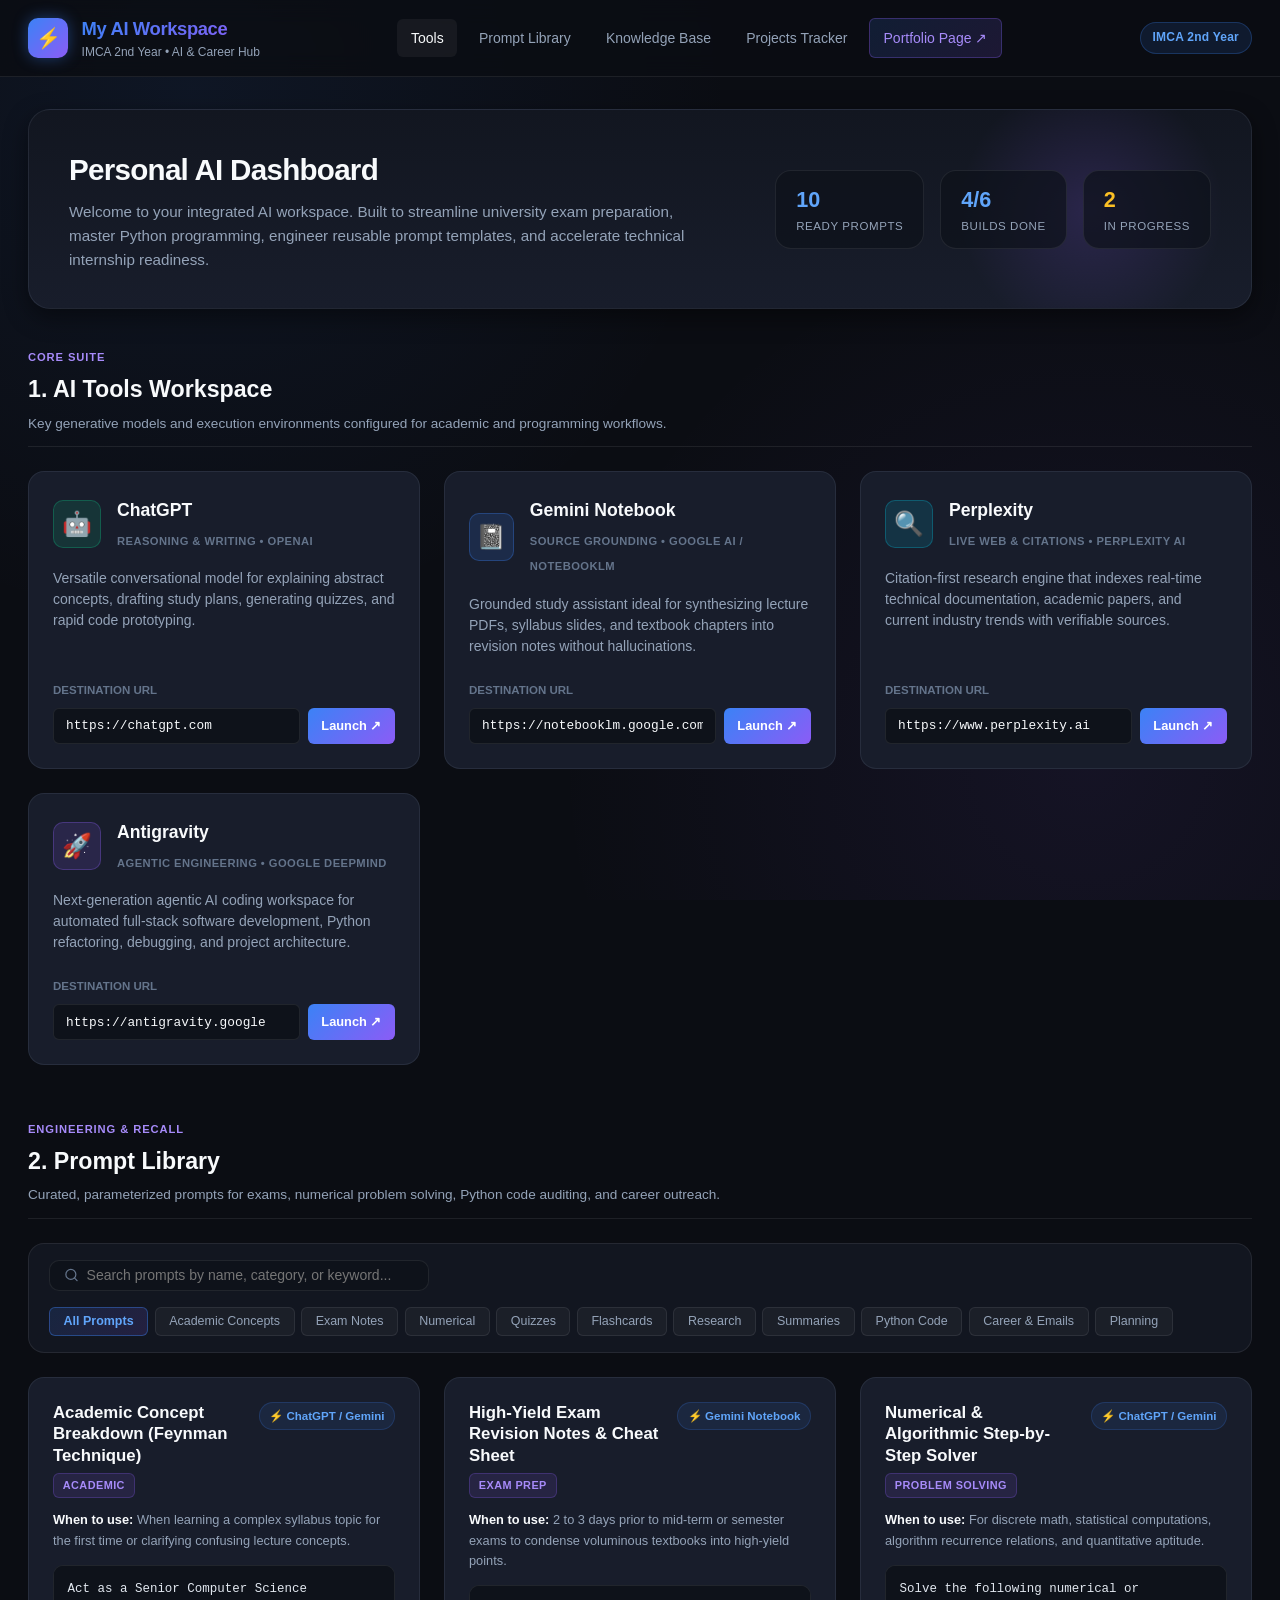
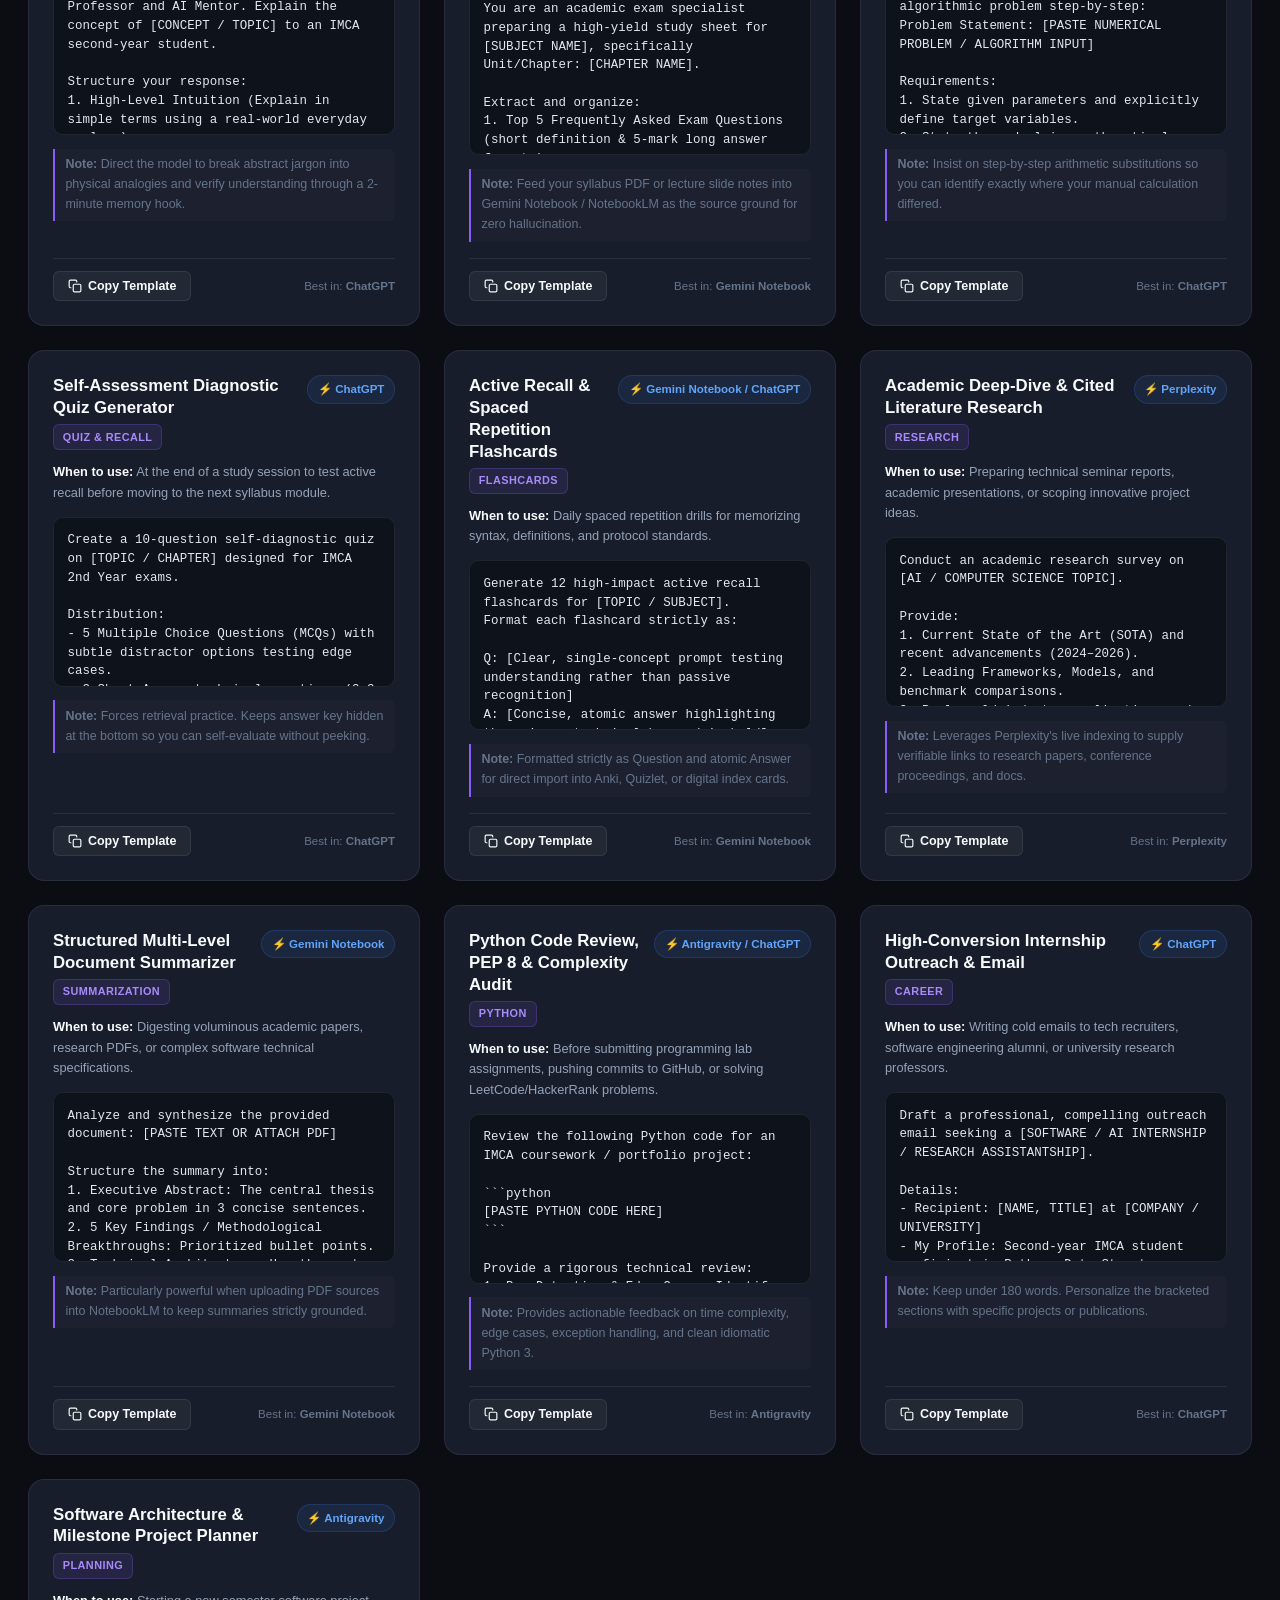
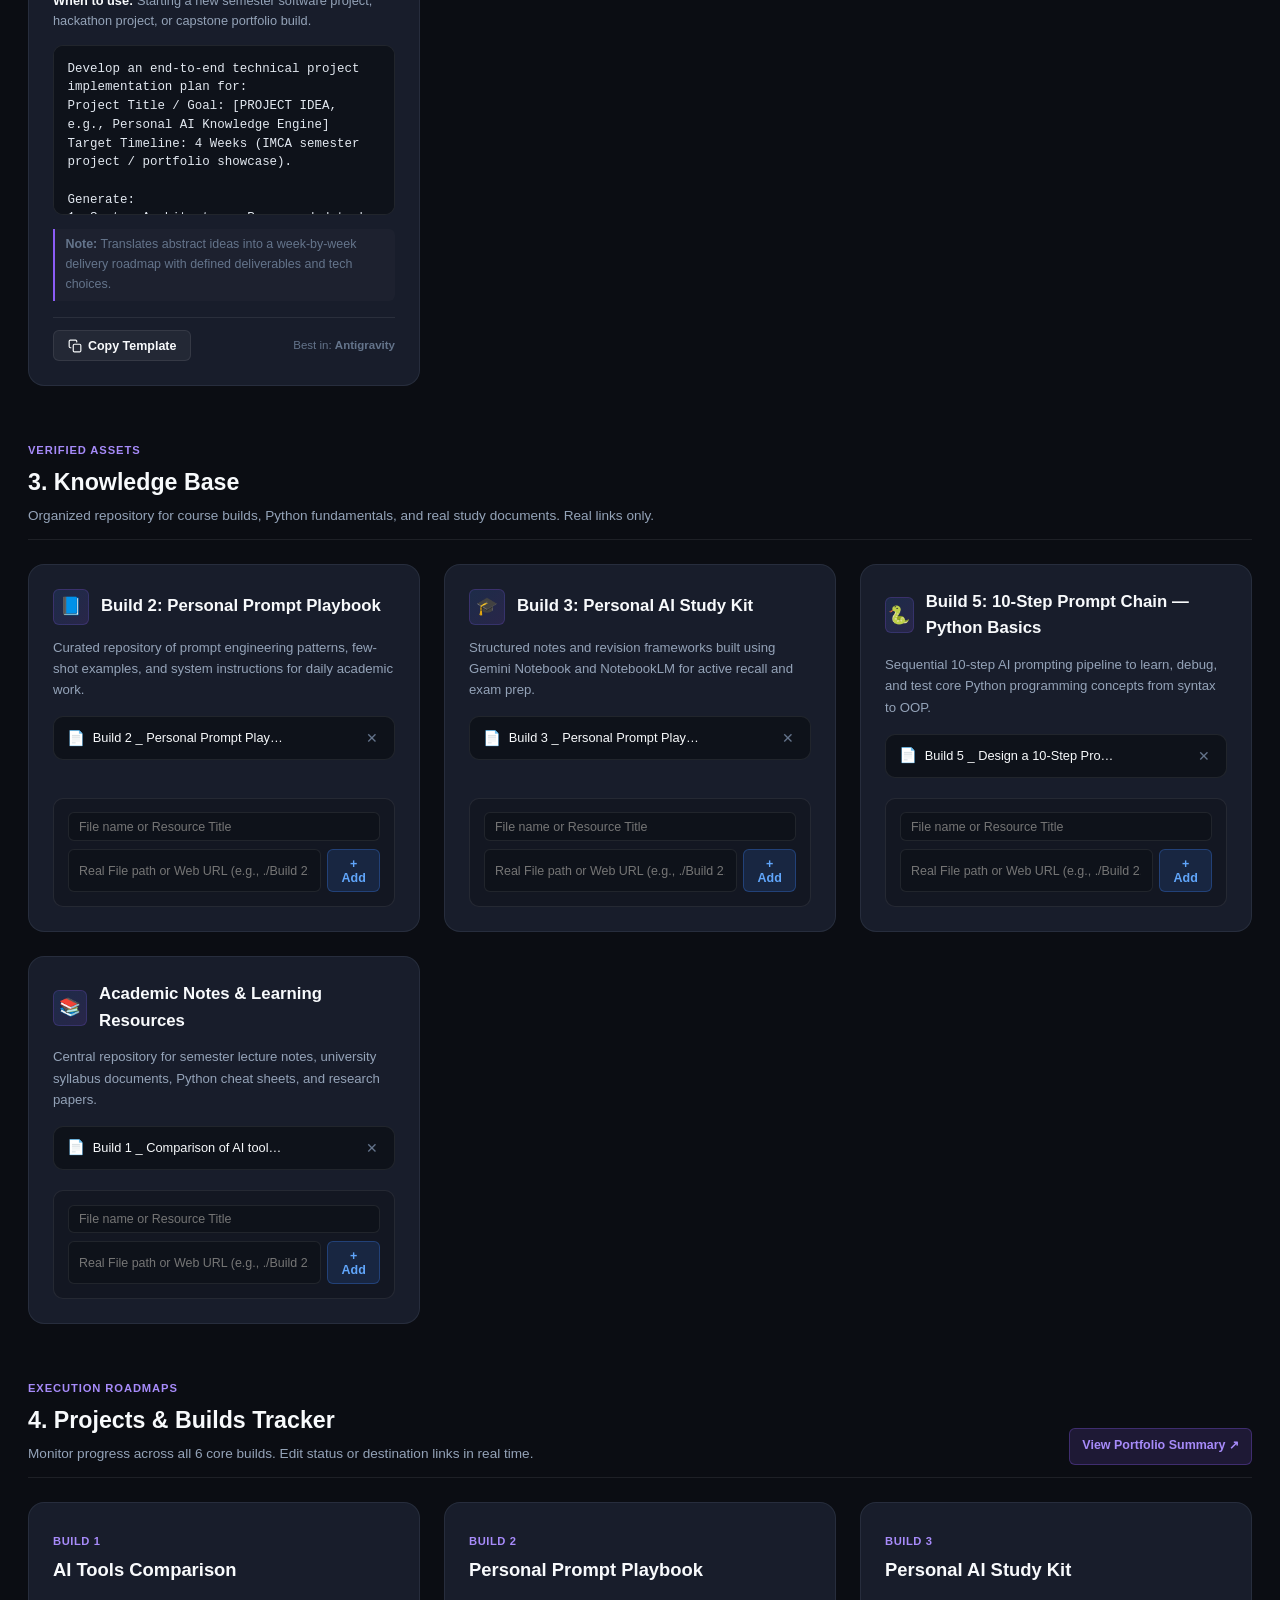
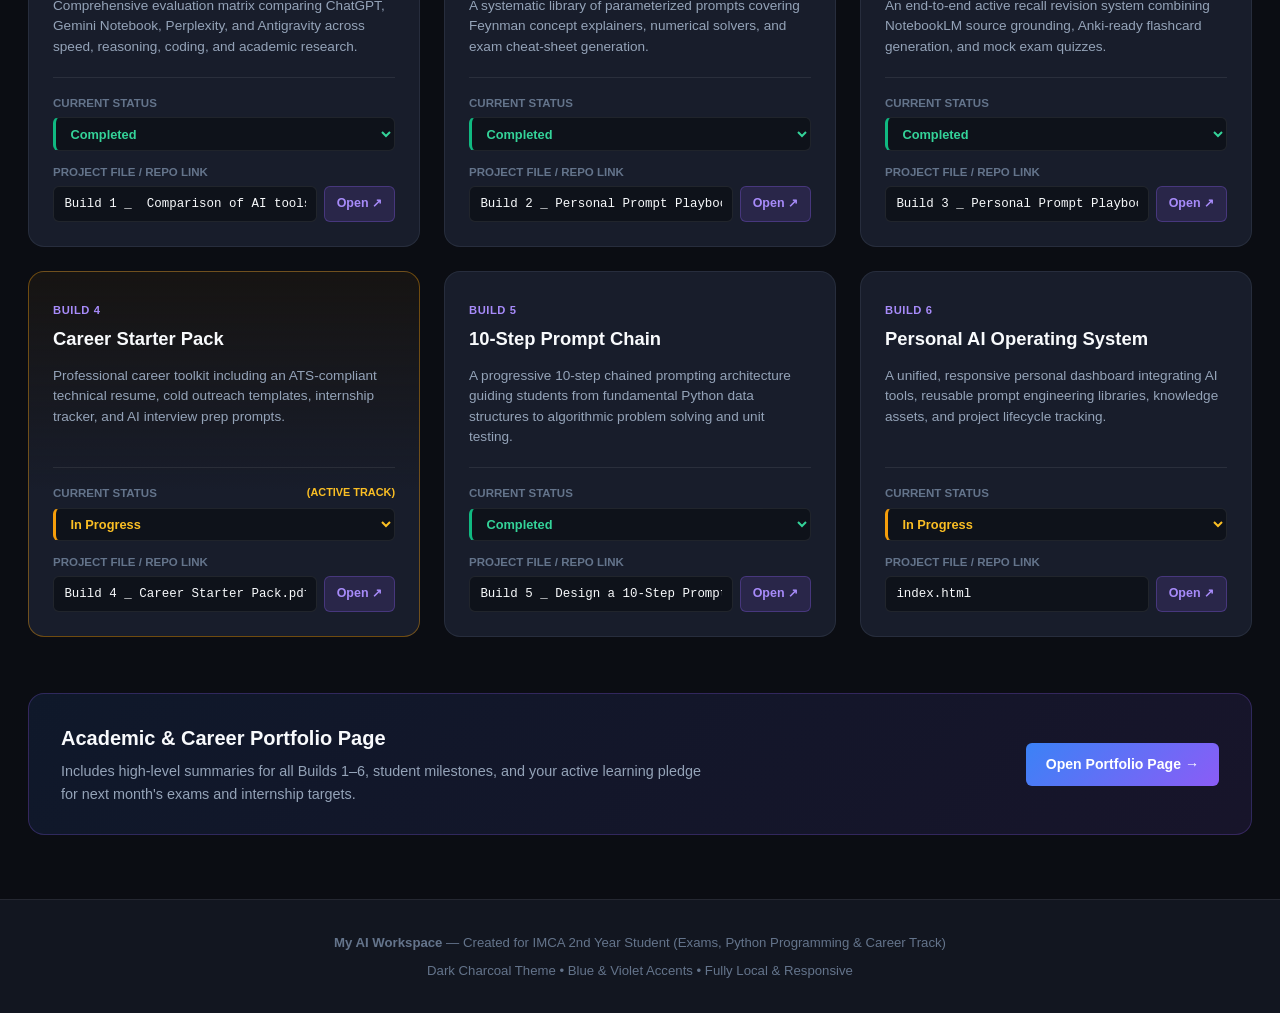
<file: index.html>
<!DOCTYPE html>
<html lang="en">
<head>
  <meta charset="UTF-8" />
  <meta name="viewport" content="width=device-width, initial-scale=1.0" />
  <title>My AI Workspace — IMCA 2nd Year Academic & Career Hub</title>
  <meta name="description" content="Personal AI Workspace for IMCA second-year student preparing for semester exams, Python programming, prompt engineering, and software internships." />
  <link rel="stylesheet" href="styles.css" />
</head>
<body>

  <!-- Top Navigation Bar -->
  <header class="top-nav">
    <div class="nav-container">
      <a href="index.html" class="brand-group">
        <div class="brand-icon">⚡</div>
        <div class="brand-text">
          <h1>My AI Workspace</h1>
          <span>IMCA 2nd Year • AI & Career Hub</span>
        </div>
      </a>

      <nav>
        <ul class="nav-links">
          <li><a href="#tools" class="active">Tools</a></li>
          <li><a href="#prompts">Prompt Library</a></li>
          <li><a href="#knowledge">Knowledge Base</a></li>
          <li><a href="#projects">Projects Tracker</a></li>
          <li><a href="portfolio.html" class="nav-portfolio-pill">Portfolio Page ↗</a></li>
        </ul>
      </nav>

      <div class="nav-cta">
        <span class="badge-student">IMCA 2nd Year</span>
      </div>
    </div>
  </header>

  <!-- Main Content Wrapper -->
  <main class="main-wrapper">

    <!-- Hero Header / Dashboard Overview -->
    <section class="hero-header">
      <div class="hero-content">
        <div class="hero-left">
          <h2>Personal AI Dashboard</h2>
          <p>
            Welcome to your integrated AI workspace. Built to streamline university exam preparation, master Python programming, engineer reusable prompt templates, and accelerate technical internship readiness.
          </p>
        </div>

        <div class="hero-stats">
          <div class="stat-pill">
            <span class="number" id="stat-prompts">10</span>
            <span class="label">Ready Prompts</span>
          </div>
          <div class="stat-pill">
            <span class="number" id="stat-completed">4/6</span>
            <span class="label">Builds Done</span>
          </div>
          <div class="stat-pill">
            <span class="number" id="stat-inprogress" style="color: #fbbf24;">1</span>
            <span class="label">In Progress</span>
          </div>
        </div>
      </div>
    </section>

    <!-- AREA 1: TOOLS -->
    <section id="tools" class="dashboard-section">
      <div class="section-header">
        <div class="section-title-wrap">
          <span class="section-badge">Core Suite</span>
          <h2 class="section-title">1. AI Tools Workspace</h2>
          <p class="section-desc">Key generative models and execution environments configured for academic and programming workflows.</p>
        </div>
      </div>

      <div class="tools-grid" id="tools-container">
        <!-- Rendered dynamically by app.js with editable link fields -->
      </div>
    </section>

    <!-- AREA 2: PROMPT LIBRARY -->
    <section id="prompts" class="dashboard-section">
      <div class="section-header">
        <div class="section-title-wrap">
          <span class="section-badge">Engineering & Recall</span>
          <h2 class="section-title">2. Prompt Library</h2>
          <p class="section-desc">Curated, parameterized prompts for exams, numerical problem solving, Python code auditing, and career outreach.</p>
        </div>
      </div>

      <!-- Controls: Search & Category Filters -->
      <div class="prompts-controls">
        <div class="search-box">
          <svg width="16" height="16" viewBox="0 0 24 24" fill="none" stroke="currentColor" stroke-width="2" stroke-linecap="round" stroke-linejoin="round" style="color: var(--text-dim);">
            <circle cx="11" cy="11" r="8"></circle>
            <line x1="21" y1="21" x2="16.65" y2="16.65"></line>
          </svg>
          <input type="text" id="prompt-search" placeholder="Search prompts by name, category, or keyword..." />
        </div>

        <div class="category-filters">
          <button class="filter-btn active" data-category="All">All Prompts</button>
          <button class="filter-btn" data-category="Academic">Academic Concepts</button>
          <button class="filter-btn" data-category="Exam Prep">Exam Notes</button>
          <button class="filter-btn" data-category="Problem Solving">Numerical</button>
          <button class="filter-btn" data-category="Quiz & Recall">Quizzes</button>
          <button class="filter-btn" data-category="Flashcards">Flashcards</button>
          <button class="filter-btn" data-category="Research">Research</button>
          <button class="filter-btn" data-category="Summarization">Summaries</button>
          <button class="filter-btn" data-category="Python">Python Code</button>
          <button class="filter-btn" data-category="Career">Career & Emails</button>
          <button class="filter-btn" data-category="Planning">Planning</button>
        </div>
      </div>

      <!-- Grid of 10+ Prompts -->
      <div class="prompts-grid" id="prompts-container">
        <!-- Rendered dynamically by app.js -->
      </div>
    </section>

    <!-- AREA 3: KNOWLEDGE BASE -->
    <section id="knowledge" class="dashboard-section">
      <div class="section-header">
        <div class="section-title-wrap">
          <span class="section-badge">Verified Assets</span>
          <h2 class="section-title">3. Knowledge Base</h2>
          <p class="section-desc">Organized repository for course builds, Python fundamentals, and real study documents. Real links only.</p>
        </div>
      </div>

      <div class="knowledge-grid" id="knowledge-container">
        <!-- Rendered dynamically by app.js with real file references and adder -->
      </div>
    </section>

    <!-- AREA 4: PROJECTS TRACKER -->
    <section id="projects" class="dashboard-section">
      <div class="section-header">
        <div class="section-title-wrap">
          <span class="section-badge">Execution Roadmaps</span>
          <h2 class="section-title">4. Projects & Builds Tracker</h2>
          <p class="section-desc">Monitor progress across all 6 core builds. Edit status or destination links in real time.</p>
        </div>
        <div>
          <a href="portfolio.html" class="btn-open-proj">View Portfolio Summary ↗</a>
        </div>
      </div>

      <div class="projects-grid" id="projects-container">
        <!-- Rendered dynamically by app.js with Build 4 marked In Progress -->
      </div>
    </section>

    <!-- Quick Link Banner to Portfolio Page -->
    <div style="background: linear-gradient(135deg, rgba(59, 130, 246, 0.1) 0%, rgba(139, 92, 246, 0.1) 100%); border: 1px solid rgba(139, 92, 246, 0.25); border-radius: var(--radius-lg); padding: 1.75rem 2rem; display: flex; justify-content: space-between; align-items: center; flex-wrap: wrap; gap: 1.25rem;">
      <div>
        <h3 style="font-size: 1.25rem; font-weight: 700; margin-bottom: 0.35rem;">Academic & Career Portfolio Page</h3>
        <p style="color: var(--text-muted); font-size: 0.9rem; max-width: 650px;">
          Includes high-level summaries for all Builds 1–6, student milestones, and your active learning pledge for next month's exams and internship targets.
        </p>
      </div>
      <a href="portfolio.html" class="btn-open-link" style="padding: 0.65rem 1.25rem; font-size: 0.88rem;">
        Open Portfolio Page →
      </a>
    </div>

  </main>

  <!-- Footer -->
  <footer>
    <p><strong>My AI Workspace</strong> — Created for IMCA 2nd Year Student (Exams, Python Programming & Career Track)</p>
    <p style="margin-top: 0.4rem; color: var(--text-dim);">Dark Charcoal Theme • Blue & Violet Accents • Fully Local & Responsive</p>
  </footer>

  <!-- Toast Notification element -->
  <div id="app-toast" class="toast"></div>

  <!-- Scripts -->
  <script src="app.js"></script>
</body>
</html>
</file>
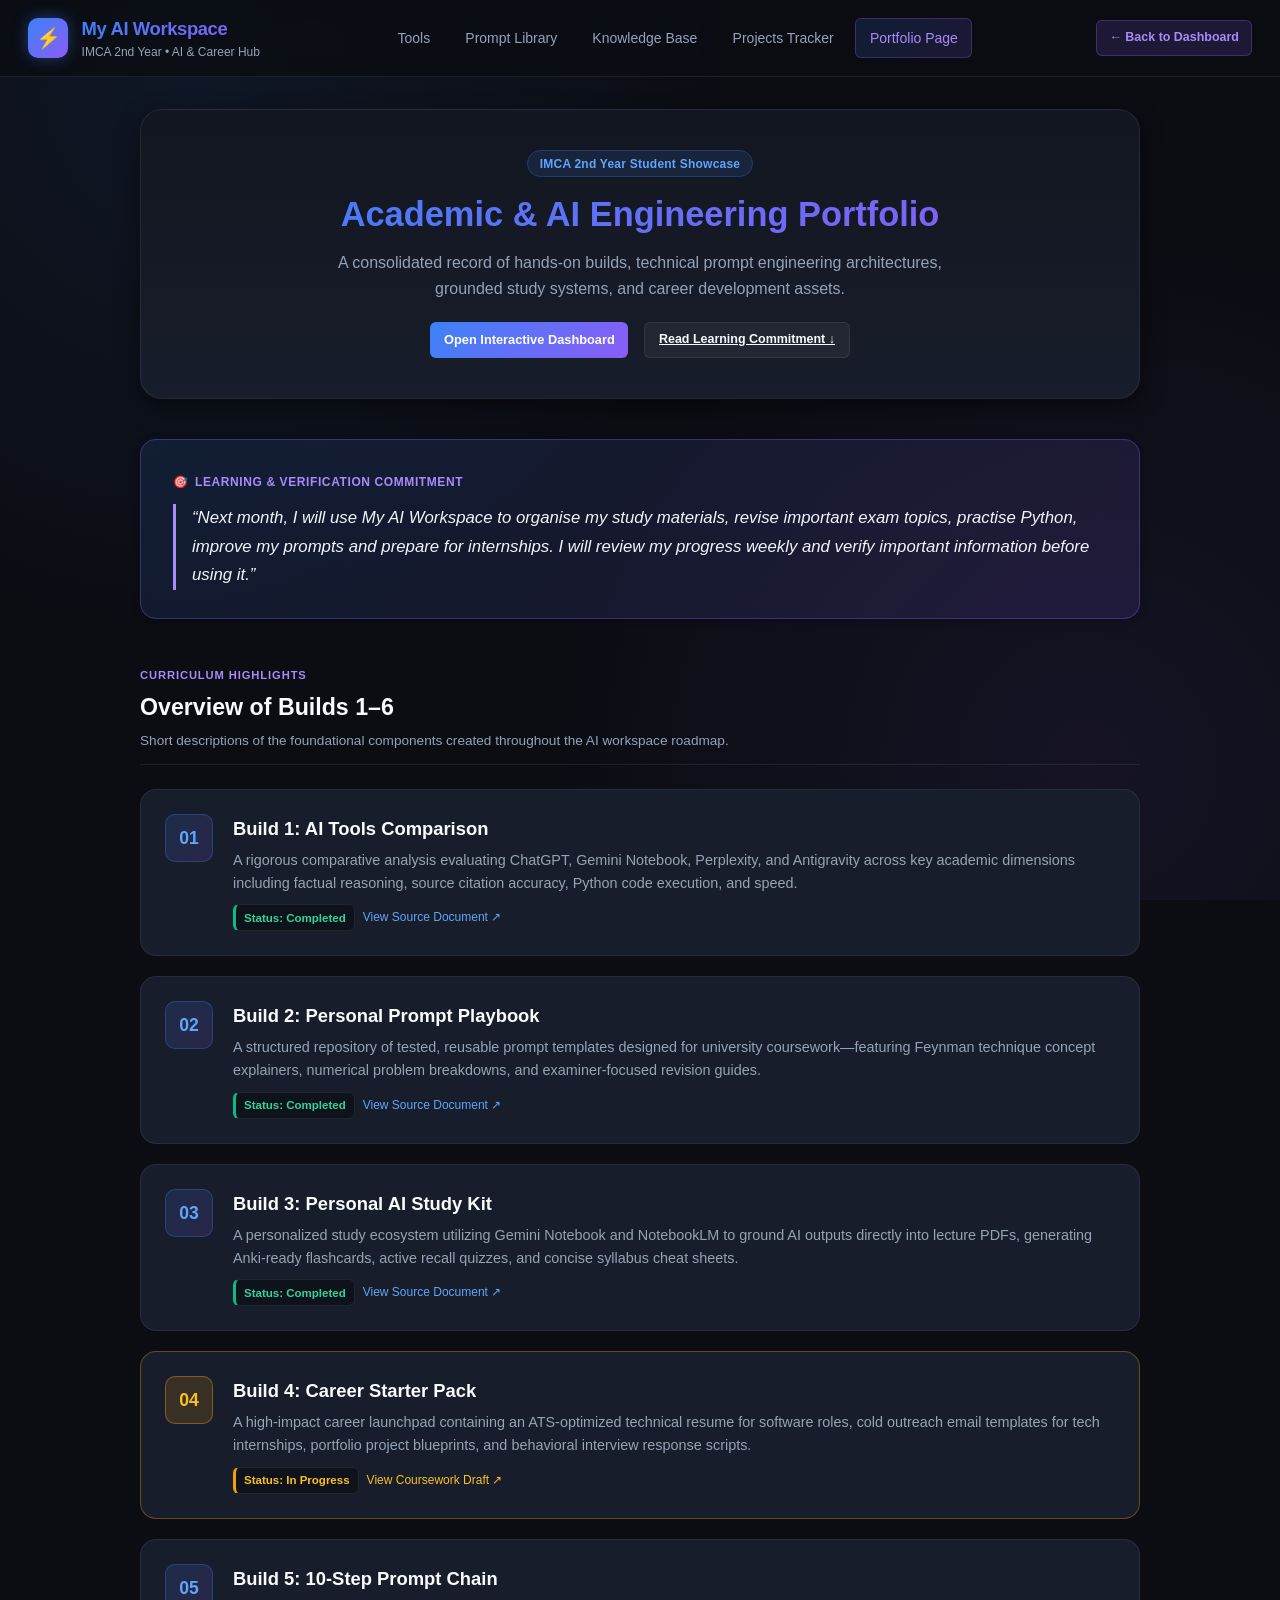
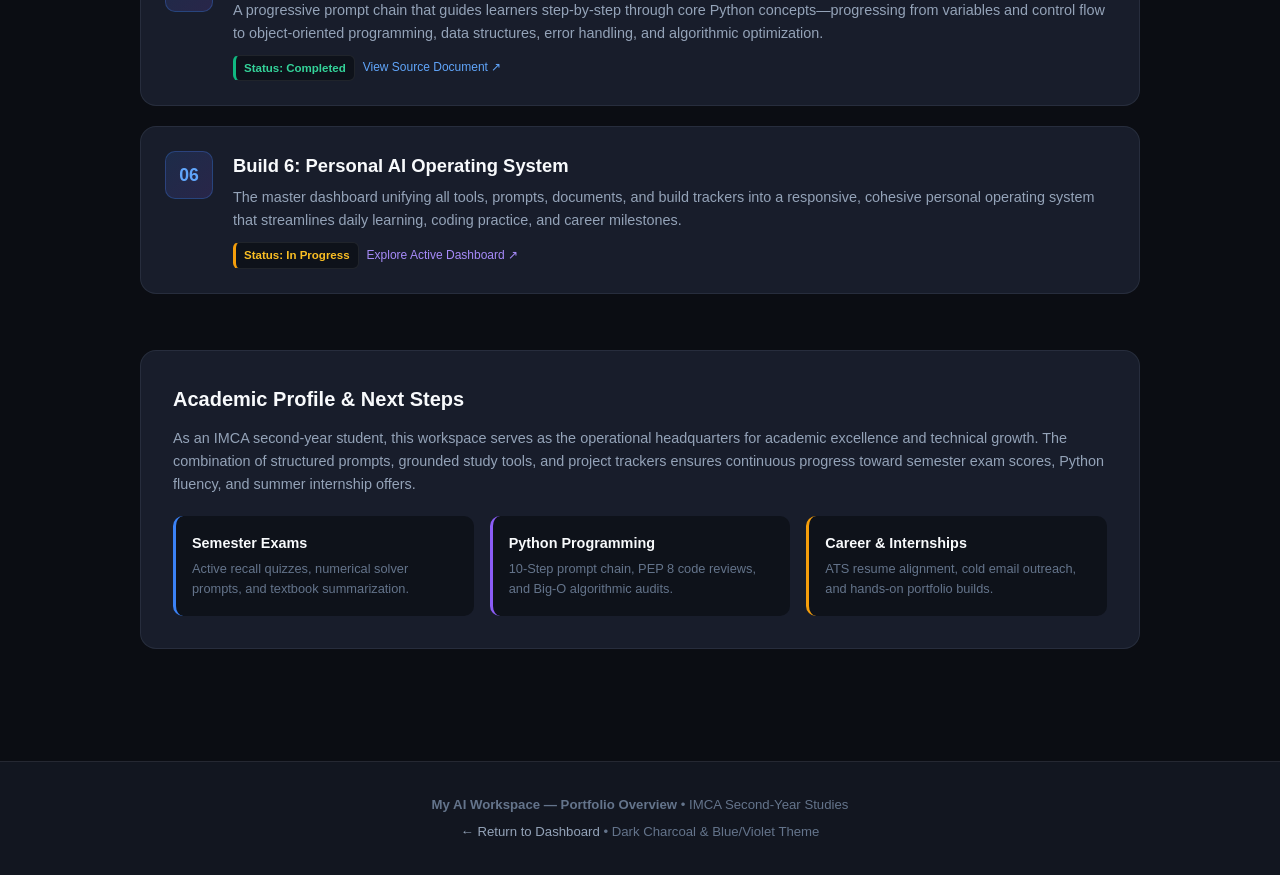
<file: portfolio.html>
<!DOCTYPE html>
<html lang="en">
<head>
  <meta charset="UTF-8" />
  <meta name="viewport" content="width=device-width, initial-scale=1.0" />
  <title>Portfolio — My AI Workspace (Builds 1–6 Showcase)</title>
  <meta name="description" content="Portfolio overview of Builds 1 through 6, academic roadmap, and monthly pledge for IMCA second-year student." />
  <link rel="stylesheet" href="styles.css" />
</head>
<body>

  <!-- Top Navigation Bar -->
  <header class="top-nav">
    <div class="nav-container">
      <a href="index.html" class="brand-group">
        <div class="brand-icon">⚡</div>
        <div class="brand-text">
          <h1>My AI Workspace</h1>
          <span>IMCA 2nd Year • AI & Career Hub</span>
        </div>
      </a>

      <nav>
        <ul class="nav-links">
          <li><a href="index.html#tools">Tools</a></li>
          <li><a href="index.html#prompts">Prompt Library</a></li>
          <li><a href="index.html#knowledge">Knowledge Base</a></li>
          <li><a href="index.html#projects">Projects Tracker</a></li>
          <li><a href="portfolio.html" class="active nav-portfolio-pill">Portfolio Page</a></li>
        </ul>
      </nav>

      <div class="nav-cta">
        <a href="index.html" class="btn-open-proj">← Back to Dashboard</a>
      </div>
    </div>
  </header>

  <!-- Main Content Wrapper -->
  <main class="main-wrapper">
    <div class="portfolio-container">

      <!-- Portfolio Hero -->
      <section class="portfolio-hero">
        <div style="display: inline-block; margin-bottom: 0.75rem;">
          <span class="badge-student">IMCA 2nd Year Student Showcase</span>
        </div>
        <h2>Academic & AI Engineering Portfolio</h2>
        <p>
          A consolidated record of hands-on builds, technical prompt engineering architectures, grounded study systems, and career development assets.
        </p>

        <div style="display: flex; justify-content: center; gap: 1rem; flex-wrap: wrap; margin-top: 1rem;">
          <a href="index.html" class="btn-open-link">Open Interactive Dashboard</a>
          <a href="#pledge" class="btn-copy">Read Learning Commitment ↓</a>
        </div>
      </section>

      <!-- REQUIRED SECTION: Monthly Commitment / Note -->
      <section id="pledge" class="pledge-card">
        <div class="pledge-tag">
          <span>🎯</span> Learning & Verification Commitment
        </div>
        <blockquote class="pledge-text">
          “Next month, I will use My AI Workspace to organise my study materials, revise important exam topics, practise Python, improve my prompts and prepare for internships. I will review my progress weekly and verify important information before using it.”
        </blockquote>
      </section>

      <!-- SECTION: Builds 1–6 Short Descriptions -->
      <section class="dashboard-section">
        <div class="section-header">
          <div class="section-title-wrap">
            <span class="section-badge">Curriculum Highlights</span>
            <h2 class="section-title">Overview of Builds 1–6</h2>
            <p class="section-desc">Short descriptions of the foundational components created throughout the AI workspace roadmap.</p>
          </div>
        </div>

        <div class="portfolio-builds-list">

          <!-- Build 1 -->
          <div class="portfolio-build-card">
            <div class="build-number-badge">01</div>
            <div class="build-info">
              <h3>Build 1: AI Tools Comparison</h3>
              <p>
                A rigorous comparative analysis evaluating ChatGPT, Gemini Notebook, Perplexity, and Antigravity across key academic dimensions including factual reasoning, source citation accuracy, Python code execution, and speed.
              </p>
              <div style="margin-top: 0.6rem; display: flex; gap: 0.5rem; align-items: center;">
                <span class="select-status" style="font-size: 0.72rem; padding: 0.2rem 0.5rem;" data-status="Completed">Status: Completed</span>
                <a href="Build 1 _  Comparison of AI tools.pdf" target="_blank" rel="noopener noreferrer" style="font-size: 0.75rem; color: var(--accent-blue-light); text-decoration: none;">View Source Document ↗</a>
              </div>
            </div>
          </div>

          <!-- Build 2 -->
          <div class="portfolio-build-card">
            <div class="build-number-badge">02</div>
            <div class="build-info">
              <h3>Build 2: Personal Prompt Playbook</h3>
              <p>
                A structured repository of tested, reusable prompt templates designed for university coursework—featuring Feynman technique concept explainers, numerical problem breakdowns, and examiner-focused revision guides.
              </p>
              <div style="margin-top: 0.6rem; display: flex; gap: 0.5rem; align-items: center;">
                <span class="select-status" style="font-size: 0.72rem; padding: 0.2rem 0.5rem;" data-status="Completed">Status: Completed</span>
                <a href="Build 2 _ Personal Prompt Playbook.pdf" target="_blank" rel="noopener noreferrer" style="font-size: 0.75rem; color: var(--accent-blue-light); text-decoration: none;">View Source Document ↗</a>
              </div>
            </div>
          </div>

          <!-- Build 3 -->
          <div class="portfolio-build-card">
            <div class="build-number-badge">03</div>
            <div class="build-info">
              <h3>Build 3: Personal AI Study Kit</h3>
              <p>
                A personalized study ecosystem utilizing Gemini Notebook and NotebookLM to ground AI outputs directly into lecture PDFs, generating Anki-ready flashcards, active recall quizzes, and concise syllabus cheat sheets.
              </p>
              <div style="margin-top: 0.6rem; display: flex; gap: 0.5rem; align-items: center;">
                <span class="select-status" style="font-size: 0.72rem; padding: 0.2rem 0.5rem;" data-status="Completed">Status: Completed</span>
                <a href="Build 3 _ Personal Prompt Playbook  (1).pdf" target="_blank" rel="noopener noreferrer" style="font-size: 0.75rem; color: var(--accent-blue-light); text-decoration: none;">View Source Document ↗</a>
              </div>
            </div>
          </div>

          <!-- Build 4 -->
          <div class="portfolio-build-card" style="border-color: rgba(245, 158, 11, 0.35);">
            <div class="build-number-badge" style="background: rgba(245, 158, 11, 0.15); color: #fbbf24; border-color: rgba(245, 158, 11, 0.4);">04</div>
            <div class="build-info">
              <h3>Build 4: Career Starter Pack</h3>
              <p>
                A high-impact career launchpad containing an ATS-optimized technical resume for software roles, cold outreach email templates for tech internships, portfolio project blueprints, and behavioral interview response scripts.
              </p>
              <div style="margin-top: 0.6rem; display: flex; gap: 0.5rem; align-items: center;">
                <span class="select-status" style="font-size: 0.72rem; padding: 0.2rem 0.5rem;" data-status="In Progress">Status: In Progress</span>
                <a href="Build 4 _ Career Starter Pack.pdf" target="_blank" rel="noopener noreferrer" style="font-size: 0.75rem; color: #fbbf24; text-decoration: none;">View Coursework Draft ↗</a>
              </div>
            </div>
          </div>

          <!-- Build 5 -->
          <div class="portfolio-build-card">
            <div class="build-number-badge">05</div>
            <div class="build-info">
              <h3>Build 5: 10-Step Prompt Chain</h3>
              <p>
                A progressive prompt chain that guides learners step-by-step through core Python concepts—progressing from variables and control flow to object-oriented programming, data structures, error handling, and algorithmic optimization.
              </p>
              <div style="margin-top: 0.6rem; display: flex; gap: 0.5rem; align-items: center;">
                <span class="select-status" style="font-size: 0.72rem; padding: 0.2rem 0.5rem;" data-status="Completed">Status: Completed</span>
                <a href="Build 5 _ Design a 10-Step Prompt Chain.pdf" target="_blank" rel="noopener noreferrer" style="font-size: 0.75rem; color: var(--accent-blue-light); text-decoration: none;">View Source Document ↗</a>
              </div>
            </div>
          </div>

          <!-- Build 6 -->
          <div class="portfolio-build-card">
            <div class="build-number-badge">06</div>
            <div class="build-info">
              <h3>Build 6: Personal AI Operating System</h3>
              <p>
                The master dashboard unifying all tools, prompts, documents, and build trackers into a responsive, cohesive personal operating system that streamlines daily learning, coding practice, and career milestones.
              </p>
              <div style="margin-top: 0.6rem; display: flex; gap: 0.5rem; align-items: center;">
                <span class="select-status" style="font-size: 0.72rem; padding: 0.2rem 0.5rem;" data-status="In Progress">Status: In Progress</span>
                <a href="index.html" style="font-size: 0.75rem; color: var(--accent-violet-light); text-decoration: none;">Explore Active Dashboard ↗</a>
              </div>
            </div>
          </div>

        </div>
      </section>

      <!-- Student Context & Focus Areas -->
      <section style="background: var(--bg-card); border: 1px solid var(--border-card); border-radius: var(--radius-lg); padding: 2rem; margin-bottom: 3rem;">
        <h3 style="font-size: 1.25rem; font-weight: 700; margin-bottom: 0.75rem; color: var(--text-main);">Academic Profile & Next Steps</h3>
        <p style="color: var(--text-muted); font-size: 0.9rem; line-height: 1.6; margin-bottom: 1.25rem;">
          As an IMCA second-year student, this workspace serves as the operational headquarters for academic excellence and technical growth. The combination of structured prompts, grounded study tools, and project trackers ensures continuous progress toward semester exam scores, Python fluency, and summer internship offers.
        </p>

        <div style="display: grid; grid-template-columns: repeat(auto-fit, minmax(200px, 1fr)); gap: 1rem;">
          <div style="background: var(--bg-input); padding: 1rem; border-radius: var(--radius-md); border-left: 3px solid var(--accent-blue);">
            <h4 style="font-size: 0.9rem; font-weight: 700; margin-bottom: 0.25rem;">Semester Exams</h4>
            <p style="font-size: 0.8rem; color: var(--text-dim);">Active recall quizzes, numerical solver prompts, and textbook summarization.</p>
          </div>
          <div style="background: var(--bg-input); padding: 1rem; border-radius: var(--radius-md); border-left: 3px solid var(--accent-violet);">
            <h4 style="font-size: 0.9rem; font-weight: 700; margin-bottom: 0.25rem;">Python Programming</h4>
            <p style="font-size: 0.8rem; color: var(--text-dim);">10-Step prompt chain, PEP 8 code reviews, and Big-O algorithmic audits.</p>
          </div>
          <div style="background: var(--bg-input); padding: 1rem; border-radius: var(--radius-md); border-left: 3px solid var(--accent-amber);">
            <h4 style="font-size: 0.9rem; font-weight: 700; margin-bottom: 0.25rem;">Career & Internships</h4>
            <p style="font-size: 0.8rem; color: var(--text-dim);">ATS resume alignment, cold email outreach, and hands-on portfolio builds.</p>
          </div>
        </div>
      </section>

    </div>
  </main>

  <!-- Footer -->
  <footer>
    <p><strong>My AI Workspace — Portfolio Overview</strong> • IMCA Second-Year Studies</p>
    <p style="margin-top: 0.4rem; color: var(--text-dim);"><a href="index.html">← Return to Dashboard</a> • Dark Charcoal & Blue/Violet Theme</p>
  </footer>

</body>
</html>
</file>
<file: styles.css>
/* ==========================================================================
   MY AI WORKSPACE - MODERN DARK CHARCOAL THEME WITH BLUE/VIOLET ACCENTS
   Tailored for IMCA Second-Year Student (Academics, Python & Career Readiness)
   ========================================================================== */

:root {
  /* Dark Charcoal Base Palette */
  --bg-primary: #0b0d13;
  --bg-secondary: #121620;
  --bg-card: #181d2b;
  --bg-card-hover: #1f2537;
  --bg-input: #0e121a;
  --bg-glass: rgba(24, 29, 43, 0.75);

  /* Borders & Dividers */
  --border-subtle: rgba(255, 255, 255, 0.08);
  --border-focus: rgba(99, 102, 241, 0.45);
  --border-card: rgba(148, 163, 184, 0.12);

  /* Blue & Violet Accents */
  --accent-blue: #3b82f6;
  --accent-blue-light: #60a5fa;
  --accent-violet: #8b5cf6;
  --accent-violet-light: #a78bfa;
  --accent-gradient: linear-gradient(135deg, #3b82f6 0%, #8b5cf6 100%);
  --accent-gradient-soft: linear-gradient(135deg, rgba(59, 130, 246, 0.15) 0%, rgba(139, 92, 246, 0.15) 100%);
  --accent-cyan: #06b6d4;
  --accent-emerald: #10b981;
  --accent-amber: #f59e0b;
  --accent-rose: #f43f5e;

  /* Typography */
  --text-main: #f8fafc;
  --text-muted: #94a3b8;
  --text-dim: #64748b;
  --font-family: -apple-system, BlinkMacSystemFont, "Segoe UI", Roboto, "Helvetica Neue", Arial, sans-serif;
  --font-mono: ui-monospace, SFMono-Regular, Menlo, Monaco, Consolas, "Liberation Mono", "Courier New", monospace;

  /* Radius & Shadows */
  --radius-sm: 6px;
  --radius-md: 10px;
  --radius-lg: 16px;
  --radius-xl: 22px;
  --shadow-sm: 0 2px 8px rgba(0, 0, 0, 0.3);
  --shadow-md: 0 8px 24px rgba(0, 0, 0, 0.45);
  --shadow-glow: 0 0 25px rgba(99, 102, 241, 0.25);
  --transition: all 0.22s ease-in-out;
}

/* Base Reset & Typography */
* {
  box-sizing: border-box;
  margin: 0;
  padding: 0;
}

html {
  scroll-behavior: smooth;
  color-scheme: dark;
}

body {
  background-color: var(--bg-primary);
  color: var(--text-main);
  font-family: var(--font-family);
  line-height: 1.6;
  min-height: 100vh;
  display: flex;
  flex-direction: column;
  overflow-x: hidden;
  background-image: 
    radial-gradient(circle at 15% 10%, rgba(59, 130, 246, 0.08) 0%, transparent 40%),
    radial-gradient(circle at 85% 85%, rgba(139, 92, 246, 0.08) 0%, transparent 40%);
  background-attachment: fixed;
}

/* Top Navigation Bar */
.top-nav {
  position: sticky;
  top: 0;
  z-index: 100;
  background: rgba(11, 13, 19, 0.85);
  backdrop-filter: blur(12px);
  -webkit-backdrop-filter: blur(12px);
  border-bottom: 1px solid var(--border-subtle);
  padding: 0.85rem 1.75rem;
}

.nav-container {
  max-width: 1400px;
  margin: 0 auto;
  display: flex;
  align-items: center;
  justify-content: space-between;
  gap: 1.5rem;
}

.brand-group {
  display: flex;
  align-items: center;
  gap: 0.85rem;
  text-decoration: none;
}

.brand-icon {
  width: 40px;
  height: 40px;
  border-radius: var(--radius-md);
  background: var(--accent-gradient);
  display: flex;
  align-items: center;
  justify-content: center;
  color: #fff;
  font-weight: 700;
  font-size: 1.25rem;
  box-shadow: 0 0 15px rgba(59, 130, 246, 0.4);
}

.brand-text h1 {
  font-size: 1.15rem;
  font-weight: 700;
  letter-spacing: -0.02em;
  background: var(--accent-gradient);
  -webkit-background-clip: text;
  -webkit-text-fill-color: transparent;
}

.brand-text span {
  font-size: 0.75rem;
  color: var(--text-muted);
  display: block;
}

.nav-links {
  display: flex;
  align-items: center;
  gap: 0.5rem;
  list-style: none;
}

.nav-links a {
  color: var(--text-muted);
  text-decoration: none;
  font-size: 0.875rem;
  font-weight: 500;
  padding: 0.5rem 0.85rem;
  border-radius: var(--radius-sm);
  transition: var(--transition);
  display: flex;
  align-items: center;
  gap: 0.4rem;
}

.nav-links a:hover,
.nav-links a.active {
  color: var(--text-main);
  background: rgba(255, 255, 255, 0.05);
}

.nav-links a.nav-portfolio-pill {
  background: var(--accent-gradient-soft);
  color: var(--accent-violet-light);
  border: 1px solid rgba(139, 92, 246, 0.3);
}

.nav-links a.nav-portfolio-pill:hover {
  background: var(--accent-gradient);
  color: #fff;
}

.nav-cta {
  display: flex;
  align-items: center;
  gap: 0.75rem;
}

.badge-student {
  background: rgba(59, 130, 246, 0.12);
  color: var(--accent-blue-light);
  border: 1px solid rgba(59, 130, 246, 0.25);
  padding: 0.35rem 0.75rem;
  font-size: 0.75rem;
  font-weight: 600;
  border-radius: 9999px;
  letter-spacing: 0.02em;
}

/* Main Layout */
.main-wrapper {
  max-width: 1400px;
  width: 100%;
  margin: 0 auto;
  padding: 2rem 1.75rem 4rem;
  flex: 1;
}

/* Hero Dashboard Header */
.hero-header {
  background: linear-gradient(180deg, var(--bg-secondary) 0%, var(--bg-card) 100%);
  border: 1px solid var(--border-card);
  border-radius: var(--radius-xl);
  padding: 2.25rem 2.5rem;
  margin-bottom: 2.5rem;
  box-shadow: var(--shadow-md);
  position: relative;
  overflow: hidden;
}

.hero-header::before {
  content: "";
  position: absolute;
  top: 0;
  right: 0;
  width: 320px;
  height: 100%;
  background: radial-gradient(circle, rgba(139, 92, 246, 0.18) 0%, transparent 70%);
  pointer-events: none;
}

.hero-content {
  display: flex;
  justify-content: space-between;
  align-items: center;
  flex-wrap: wrap;
  gap: 1.5rem;
  position: relative;
  z-index: 1;
}

.hero-left h2 {
  font-size: 1.85rem;
  font-weight: 800;
  letter-spacing: -0.025em;
  margin-bottom: 0.4rem;
}

.hero-left p {
  color: var(--text-muted);
  font-size: 0.95rem;
  max-width: 620px;
}

.hero-stats {
  display: flex;
  gap: 1rem;
}

.stat-pill {
  background: rgba(14, 18, 26, 0.7);
  border: 1px solid var(--border-subtle);
  padding: 0.75rem 1.25rem;
  border-radius: var(--radius-lg);
  display: flex;
  flex-direction: column;
  min-width: 110px;
}

.stat-pill .number {
  font-size: 1.35rem;
  font-weight: 700;
  color: var(--accent-blue-light);
}

.stat-pill .label {
  font-size: 0.72rem;
  color: var(--text-muted);
  text-transform: uppercase;
  letter-spacing: 0.05em;
}

/* Quick Jump / Dashboard Section Header */
.section-header {
  display: flex;
  justify-content: space-between;
  align-items: flex-end;
  margin-bottom: 1.5rem;
  border-bottom: 1px solid var(--border-subtle);
  padding-bottom: 0.75rem;
}

.section-title-wrap {
  display: flex;
  flex-direction: column;
  gap: 0.25rem;
}

.section-badge {
  font-size: 0.7rem;
  font-weight: 700;
  text-transform: uppercase;
  letter-spacing: 0.08em;
  color: var(--accent-violet-light);
}

.section-title {
  font-size: 1.45rem;
  font-weight: 700;
  color: var(--text-main);
}

.section-desc {
  font-size: 0.85rem;
  color: var(--text-muted);
}

/* Section Wrapper */
.dashboard-section {
  margin-bottom: 3.5rem;
  scroll-margin-top: 5rem;
}

/* Area 1: TOOLS SECTION */
.tools-grid {
  display: grid;
  grid-template-columns: repeat(auto-fit, minmax(290px, 1fr));
  gap: 1.5rem;
}

.tool-card {
  background: var(--bg-card);
  border: 1px solid var(--border-card);
  border-radius: var(--radius-lg);
  padding: 1.5rem;
  display: flex;
  flex-direction: column;
  justify-content: space-between;
  transition: var(--transition);
  position: relative;
  overflow: hidden;
}

.tool-card:hover {
  transform: translateY(-3px);
  border-color: var(--border-focus);
  box-shadow: var(--shadow-md);
}

.tool-top {
  display: flex;
  align-items: center;
  gap: 1rem;
  margin-bottom: 1rem;
}

.tool-avatar {
  width: 48px;
  height: 48px;
  border-radius: var(--radius-md);
  display: flex;
  align-items: center;
  justify-content: center;
  font-size: 1.5rem;
  background: rgba(255, 255, 255, 0.05);
  border: 1px solid var(--border-subtle);
}

.tool-card[data-tool="chatgpt"] .tool-avatar {
  background: rgba(16, 185, 129, 0.15);
  border-color: rgba(16, 185, 129, 0.3);
  color: #34d399;
}

.tool-card[data-tool="gemini"] .tool-avatar {
  background: rgba(59, 130, 246, 0.15);
  border-color: rgba(59, 130, 246, 0.3);
  color: #60a5fa;
}

.tool-card[data-tool="perplexity"] .tool-avatar {
  background: rgba(6, 182, 212, 0.15);
  border-color: rgba(6, 182, 212, 0.3);
  color: #22d3ee;
}

.tool-card[data-tool="antigravity"] .tool-avatar {
  background: rgba(139, 92, 246, 0.15);
  border-color: rgba(139, 92, 246, 0.3);
  color: #a78bfa;
}

.tool-name-wrap h3 {
  font-size: 1.1rem;
  font-weight: 700;
  margin-bottom: 0.15rem;
}

.tool-tag {
  font-size: 0.7rem;
  color: var(--text-dim);
  text-transform: uppercase;
  font-weight: 600;
  letter-spacing: 0.04em;
}

.tool-desc {
  font-size: 0.875rem;
  color: var(--text-muted);
  margin-bottom: 1.25rem;
  line-height: 1.5;
  min-height: 4.2rem;
}

.tool-link-group {
  margin-top: auto;
  display: flex;
  flex-direction: column;
  gap: 0.5rem;
}

.tool-link-label {
  font-size: 0.72rem;
  color: var(--text-dim);
  font-weight: 600;
  text-transform: uppercase;
}

.link-input-row {
  display: flex;
  gap: 0.5rem;
}

.link-input {
  flex: 1;
  background: var(--bg-input);
  border: 1px solid var(--border-subtle);
  border-radius: var(--radius-sm);
  padding: 0.5rem 0.75rem;
  color: var(--text-main);
  font-size: 0.8rem;
  font-family: var(--font-mono);
  outline: none;
  transition: var(--transition);
}

.link-input:focus {
  border-color: var(--accent-blue);
  box-shadow: 0 0 0 2px rgba(59, 130, 246, 0.2);
}

.btn-open-link {
  background: var(--accent-gradient);
  color: #fff;
  border: none;
  border-radius: var(--radius-sm);
  padding: 0.5rem 0.85rem;
  font-size: 0.8rem;
  font-weight: 600;
  cursor: pointer;
  display: inline-flex;
  align-items: center;
  gap: 0.35rem;
  text-decoration: none;
  transition: var(--transition);
  white-space: nowrap;
}

.btn-open-link:hover {
  filter: brightness(1.15);
  box-shadow: 0 0 12px rgba(99, 102, 241, 0.4);
}

/* Area 2: PROMPT LIBRARY */
.prompts-controls {
  display: flex;
  flex-wrap: wrap;
  align-items: center;
  justify-content: space-between;
  gap: 1rem;
  margin-bottom: 1.5rem;
  background: var(--bg-secondary);
  padding: 1rem 1.25rem;
  border-radius: var(--radius-lg);
  border: 1px solid var(--border-subtle);
}

.search-box {
  display: flex;
  align-items: center;
  background: var(--bg-input);
  border: 1px solid var(--border-subtle);
  border-radius: var(--radius-md);
  padding: 0.4rem 0.85rem;
  flex: 1;
  max-width: 380px;
  gap: 0.5rem;
}

.search-box input {
  background: transparent;
  border: none;
  outline: none;
  color: var(--text-main);
  font-size: 0.875rem;
  width: 100%;
}

.category-filters {
  display: flex;
  flex-wrap: wrap;
  gap: 0.4rem;
}

.filter-btn {
  background: rgba(255, 255, 255, 0.04);
  color: var(--text-muted);
  border: 1px solid var(--border-subtle);
  padding: 0.4rem 0.85rem;
  border-radius: var(--radius-sm);
  font-size: 0.78rem;
  font-weight: 500;
  cursor: pointer;
  transition: var(--transition);
}

.filter-btn:hover {
  background: rgba(255, 255, 255, 0.08);
  color: var(--text-main);
}

.filter-btn.active {
  background: var(--accent-gradient-soft);
  color: var(--accent-blue-light);
  border-color: rgba(59, 130, 246, 0.4);
  font-weight: 600;
}

.prompts-grid {
  display: grid;
  grid-template-columns: repeat(auto-fill, minmax(380px, 1fr));
  gap: 1.5rem;
}

.prompt-card {
  background: var(--bg-card);
  border: 1px solid var(--border-card);
  border-radius: var(--radius-lg);
  padding: 1.5rem;
  display: flex;
  flex-direction: column;
  transition: var(--transition);
  position: relative;
}

.prompt-card:hover {
  border-color: var(--border-focus);
  box-shadow: var(--shadow-md);
  transform: translateY(-2px);
}

.prompt-header {
  display: flex;
  justify-content: space-between;
  align-items: flex-start;
  gap: 0.75rem;
  margin-bottom: 0.75rem;
}

.prompt-title-wrap h4 {
  font-size: 1.05rem;
  font-weight: 700;
  color: var(--text-main);
  line-height: 1.3;
}

.prompt-category-badge {
  display: inline-block;
  padding: 0.2rem 0.55rem;
  border-radius: var(--radius-sm);
  font-size: 0.68rem;
  font-weight: 700;
  text-transform: uppercase;
  letter-spacing: 0.04em;
  background: rgba(139, 92, 246, 0.12);
  color: var(--accent-violet-light);
  border: 1px solid rgba(139, 92, 246, 0.25);
  margin-top: 0.35rem;
}

.prompt-best-tool {
  background: rgba(59, 130, 246, 0.1);
  border: 1px solid rgba(59, 130, 246, 0.2);
  color: var(--accent-blue-light);
  font-size: 0.72rem;
  font-weight: 600;
  padding: 0.25rem 0.6rem;
  border-radius: 9999px;
  white-space: nowrap;
}

.prompt-meta {
  margin-bottom: 0.85rem;
  display: flex;
  flex-direction: column;
  gap: 0.3rem;
  font-size: 0.8rem;
}

.meta-row {
  color: var(--text-muted);
}

.meta-row strong {
  color: var(--text-main);
  font-weight: 600;
}

.prompt-template-box {
  background: var(--bg-input);
  border: 1px solid var(--border-subtle);
  border-radius: var(--radius-md);
  padding: 0.85rem;
  font-family: var(--font-mono);
  font-size: 0.78rem;
  color: #e2e8f0;
  white-space: pre-wrap;
  line-height: 1.5;
  margin-bottom: 0.85rem;
  max-height: 170px;
  overflow-y: auto;
  position: relative;
  scrollbar-width: thin;
}

.prompt-notes {
  font-size: 0.78rem;
  color: var(--text-dim);
  background: rgba(255, 255, 255, 0.02);
  border-left: 2px solid var(--accent-violet);
  padding: 0.4rem 0.65rem;
  margin-bottom: 1rem;
  border-radius: 0 var(--radius-sm) var(--radius-sm) 0;
}

.prompt-actions {
  display: flex;
  align-items: center;
  justify-content: space-between;
  margin-top: auto;
  padding-top: 0.75rem;
  border-top: 1px solid var(--border-subtle);
}

.btn-copy {
  background: rgba(255, 255, 255, 0.05);
  border: 1px solid var(--border-subtle);
  color: var(--text-main);
  padding: 0.45rem 0.85rem;
  border-radius: var(--radius-sm);
  font-size: 0.78rem;
  font-weight: 600;
  cursor: pointer;
  display: inline-flex;
  align-items: center;
  gap: 0.4rem;
  transition: var(--transition);
}

.btn-copy:hover {
  background: var(--accent-gradient-soft);
  border-color: var(--accent-blue);
  color: var(--accent-blue-light);
}

.btn-copy.copied {
  background: rgba(16, 185, 129, 0.2);
  border-color: var(--accent-emerald);
  color: #34d399;
}

/* Area 3: KNOWLEDGE BASE */
.knowledge-grid {
  display: grid;
  grid-template-columns: repeat(auto-fit, minmax(320px, 1fr));
  gap: 1.5rem;
}

.knowledge-section-card {
  background: var(--bg-card);
  border: 1px solid var(--border-card);
  border-radius: var(--radius-lg);
  padding: 1.5rem;
  display: flex;
  flex-direction: column;
}

.k-header {
  display: flex;
  align-items: center;
  gap: 0.75rem;
  margin-bottom: 0.75rem;
}

.k-icon {
  width: 36px;
  height: 36px;
  border-radius: var(--radius-sm);
  background: var(--accent-gradient-soft);
  color: var(--accent-violet-light);
  display: flex;
  align-items: center;
  justify-content: center;
  font-size: 1.1rem;
  border: 1px solid rgba(139, 92, 246, 0.2);
}

.k-header h4 {
  font-size: 1.05rem;
  font-weight: 700;
}

.k-desc {
  font-size: 0.825rem;
  color: var(--text-muted);
  margin-bottom: 1rem;
}

.resource-list {
  list-style: none;
  display: flex;
  flex-direction: column;
  gap: 0.6rem;
  margin-bottom: 1.25rem;
  flex: 1;
}

.resource-item {
  background: var(--bg-input);
  border: 1px solid var(--border-subtle);
  border-radius: var(--radius-md);
  padding: 0.6rem 0.8rem;
  display: flex;
  align-items: center;
  justify-content: space-between;
  gap: 0.6rem;
  font-size: 0.8rem;
  transition: var(--transition);
}

.resource-item:hover {
  border-color: rgba(99, 102, 241, 0.35);
}

.resource-item .res-info {
  display: flex;
  align-items: center;
  gap: 0.5rem;
  overflow: hidden;
}

.resource-item .res-icon {
  color: var(--accent-blue-light);
  font-size: 0.9rem;
}

.resource-item .res-title {
  color: var(--text-main);
  text-decoration: none;
  font-weight: 500;
  white-space: nowrap;
  overflow: hidden;
  text-overflow: ellipsis;
  display: inline-block;
  max-width: 190px;
}

.resource-item .res-title:hover {
  color: var(--accent-blue-light);
  text-decoration: underline;
}

.resource-item .btn-remove-res {
  background: transparent;
  border: none;
  color: var(--text-dim);
  cursor: pointer;
  padding: 0.2rem;
  font-size: 0.85rem;
  transition: var(--transition);
}

.resource-item .btn-remove-res:hover {
  color: var(--accent-rose);
}

.empty-resource-state {
  text-align: center;
  padding: 1.25rem 0.75rem;
  color: var(--text-dim);
  font-size: 0.8rem;
  background: rgba(0, 0, 0, 0.15);
  border: 1px dashed var(--border-subtle);
  border-radius: var(--radius-md);
  margin-bottom: 1rem;
}

.add-resource-form {
  display: flex;
  flex-direction: column;
  gap: 0.5rem;
  background: rgba(0, 0, 0, 0.2);
  padding: 0.85rem;
  border-radius: var(--radius-md);
  border: 1px solid var(--border-subtle);
}

.add-res-row {
  display: flex;
  gap: 0.4rem;
}

.input-res-title,
.input-res-url {
  background: var(--bg-input);
  border: 1px solid var(--border-subtle);
  border-radius: var(--radius-sm);
  padding: 0.4rem 0.65rem;
  color: var(--text-main);
  font-size: 0.78rem;
  outline: none;
  width: 100%;
}

.input-res-title:focus,
.input-res-url:focus {
  border-color: var(--accent-blue);
}

.btn-add-resource {
  background: rgba(59, 130, 246, 0.15);
  color: var(--accent-blue-light);
  border: 1px solid rgba(59, 130, 246, 0.3);
  border-radius: var(--radius-sm);
  padding: 0.4rem 0.75rem;
  font-size: 0.78rem;
  font-weight: 600;
  cursor: pointer;
  transition: var(--transition);
  display: flex;
  align-items: center;
  justify-content: center;
  gap: 0.3rem;
}

.btn-add-resource:hover {
  background: var(--accent-blue);
  color: #fff;
}

/* Area 4: PROJECTS TRACKER */
.projects-grid {
  display: grid;
  grid-template-columns: repeat(auto-fit, minmax(360px, 1fr));
  gap: 1.5rem;
}

.project-card {
  background: var(--bg-card);
  border: 1px solid var(--border-card);
  border-radius: var(--radius-lg);
  padding: 1.5rem;
  display: flex;
  flex-direction: column;
  transition: var(--transition);
  position: relative;
}

.project-card:hover {
  border-color: var(--border-focus);
  box-shadow: var(--shadow-md);
  transform: translateY(-2px);
}

.project-card.featured-in-progress {
  border-color: rgba(245, 158, 11, 0.4);
  background: linear-gradient(180deg, rgba(245, 158, 11, 0.05) 0%, var(--bg-card) 60%);
}

.project-top {
  display: flex;
  justify-content: space-between;
  align-items: flex-start;
  margin-bottom: 0.75rem;
  gap: 0.5rem;
}

.project-badge {
  font-size: 0.7rem;
  font-weight: 700;
  text-transform: uppercase;
  color: var(--accent-violet-light);
  letter-spacing: 0.05em;
}

.project-top h4 {
  font-size: 1.15rem;
  font-weight: 700;
  color: var(--text-main);
  margin-top: 0.15rem;
}

.project-desc {
  font-size: 0.85rem;
  color: var(--text-muted);
  margin-bottom: 1.25rem;
  line-height: 1.5;
}

.project-controls {
  margin-top: auto;
  display: flex;
  flex-direction: column;
  gap: 0.75rem;
  padding-top: 1rem;
  border-top: 1px solid var(--border-subtle);
}

.control-field {
  display: flex;
  flex-direction: column;
  gap: 0.3rem;
}

.control-label {
  font-size: 0.72rem;
  color: var(--text-dim);
  font-weight: 600;
  text-transform: uppercase;
  display: flex;
  justify-content: space-between;
}

.select-status {
  background: var(--bg-input);
  border: 1px solid var(--border-subtle);
  border-radius: var(--radius-sm);
  padding: 0.45rem 0.65rem;
  color: var(--text-main);
  font-size: 0.8rem;
  font-weight: 600;
  outline: none;
  cursor: pointer;
  transition: var(--transition);
}

.select-status[data-status="Not Started"] {
  border-left: 3px solid var(--text-dim);
}

.select-status[data-status="In Progress"] {
  border-left: 3px solid var(--accent-amber);
  color: #fbbf24;
}

.select-status[data-status="Under Review"] {
  border-left: 3px solid var(--accent-cyan);
  color: #38bdf8;
}

.select-status[data-status="Completed"] {
  border-left: 3px solid var(--accent-emerald);
  color: #34d399;
}

.project-link-row {
  display: flex;
  gap: 0.4rem;
}

.project-link-input {
  flex: 1;
  background: var(--bg-input);
  border: 1px solid var(--border-subtle);
  border-radius: var(--radius-sm);
  padding: 0.45rem 0.65rem;
  color: var(--text-main);
  font-size: 0.78rem;
  font-family: var(--font-mono);
  outline: none;
}

.project-link-input:focus {
  border-color: var(--accent-violet);
}

.btn-open-proj {
  background: rgba(139, 92, 246, 0.15);
  border: 1px solid rgba(139, 92, 246, 0.3);
  color: var(--accent-violet-light);
  border-radius: var(--radius-sm);
  padding: 0.45rem 0.75rem;
  font-size: 0.78rem;
  font-weight: 600;
  text-decoration: none;
  display: inline-flex;
  align-items: center;
  gap: 0.3rem;
  transition: var(--transition);
  white-space: nowrap;
}

.btn-open-proj:hover {
  background: var(--accent-violet);
  color: #fff;
}

/* PORTFOLIO PAGE STYLING */
.portfolio-container {
  max-width: 1000px;
  margin: 0 auto;
}

.portfolio-hero {
  text-align: center;
  padding: 2.5rem 1.5rem;
  background: linear-gradient(180deg, var(--bg-secondary) 0%, var(--bg-card) 100%);
  border: 1px solid var(--border-card);
  border-radius: var(--radius-xl);
  margin-bottom: 2.5rem;
  box-shadow: var(--shadow-md);
}

.portfolio-hero h2 {
  font-size: 2.15rem;
  font-weight: 800;
  margin-bottom: 0.5rem;
  background: var(--accent-gradient);
  -webkit-background-clip: text;
  -webkit-text-fill-color: transparent;
}

.portfolio-hero p {
  color: var(--text-muted);
  font-size: 1rem;
  max-width: 650px;
  margin: 0 auto 1.25rem;
}

/* Important Required Note Box */
.pledge-card {
  background: linear-gradient(135deg, rgba(59, 130, 246, 0.12) 0%, rgba(139, 92, 246, 0.12) 100%);
  border: 1px solid rgba(139, 92, 246, 0.35);
  border-radius: var(--radius-lg);
  padding: 1.75rem 2rem;
  margin-bottom: 3rem;
  position: relative;
  box-shadow: var(--shadow-sm);
}

.pledge-tag {
  display: inline-flex;
  align-items: center;
  gap: 0.4rem;
  font-size: 0.75rem;
  font-weight: 700;
  text-transform: uppercase;
  color: var(--accent-violet-light);
  letter-spacing: 0.05em;
  margin-bottom: 0.75rem;
}

.pledge-text {
  font-size: 1.05rem;
  font-weight: 500;
  line-height: 1.7;
  color: #f1f5f9;
  font-style: italic;
  border-left: 3px solid var(--accent-violet-light);
  padding-left: 1rem;
}

.portfolio-builds-list {
  display: flex;
  flex-direction: column;
  gap: 1.25rem;
  margin-bottom: 3rem;
}

.portfolio-build-card {
  background: var(--bg-card);
  border: 1px solid var(--border-card);
  border-radius: var(--radius-lg);
  padding: 1.5rem;
  display: flex;
  align-items: flex-start;
  gap: 1.25rem;
  transition: var(--transition);
}

.portfolio-build-card:hover {
  border-color: var(--border-focus);
  transform: translateY(-2px);
  box-shadow: var(--shadow-md);
}

.build-number-badge {
  background: var(--accent-gradient-soft);
  color: var(--accent-blue-light);
  border: 1px solid rgba(59, 130, 246, 0.3);
  font-weight: 800;
  font-size: 1.1rem;
  width: 48px;
  height: 48px;
  border-radius: var(--radius-md);
  display: flex;
  align-items: center;
  justify-content: center;
  flex-shrink: 0;
}

.build-info h3 {
  font-size: 1.15rem;
  font-weight: 700;
  margin-bottom: 0.35rem;
  color: var(--text-main);
}

.build-info p {
  color: var(--text-muted);
  font-size: 0.9rem;
  line-height: 1.6;
}

/* Toast Notification */
.toast {
  position: fixed;
  bottom: 2rem;
  right: 2rem;
  background: #1e2537;
  color: #fff;
  border: 1px solid var(--accent-blue);
  box-shadow: var(--shadow-glow);
  padding: 0.75rem 1.25rem;
  border-radius: var(--radius-md);
  font-size: 0.85rem;
  font-weight: 600;
  display: flex;
  align-items: center;
  gap: 0.5rem;
  z-index: 999;
  transform: translateY(100px);
  opacity: 0;
  transition: transform 0.3s cubic-bezier(0.16, 1, 0.3, 1), opacity 0.3s ease;
  pointer-events: none;
}

.toast.show {
  transform: translateY(0);
  opacity: 1;
}

/* Footer */
footer {
  border-top: 1px solid var(--border-subtle);
  background: var(--bg-secondary);
  padding: 2rem 1.75rem;
  text-align: center;
  color: var(--text-dim);
  font-size: 0.825rem;
}

footer a {
  color: var(--text-muted);
  text-decoration: none;
}

footer a:hover {
  color: var(--accent-blue-light);
}

/* Responsive queries */
@media (max-width: 900px) {
  .nav-container {
    flex-wrap: wrap;
  }
  .nav-links {
    order: 3;
    width: 100%;
    justify-content: space-around;
    overflow-x: auto;
    padding-top: 0.5rem;
  }
  .hero-content {
    flex-direction: column;
    align-items: flex-start;
  }
  .hero-stats {
    width: 100%;
    justify-content: space-between;
  }
  .prompts-controls {
    flex-direction: column;
    align-items: stretch;
  }
  .search-box {
    max-width: 100%;
  }
}

@media (max-width: 600px) {
  .tools-grid,
  .prompts-grid,
  .knowledge-grid,
  .projects-grid {
    grid-template-columns: 1fr;
  }
  .portfolio-build-card {
    flex-direction: column;
  }
}
</file>
